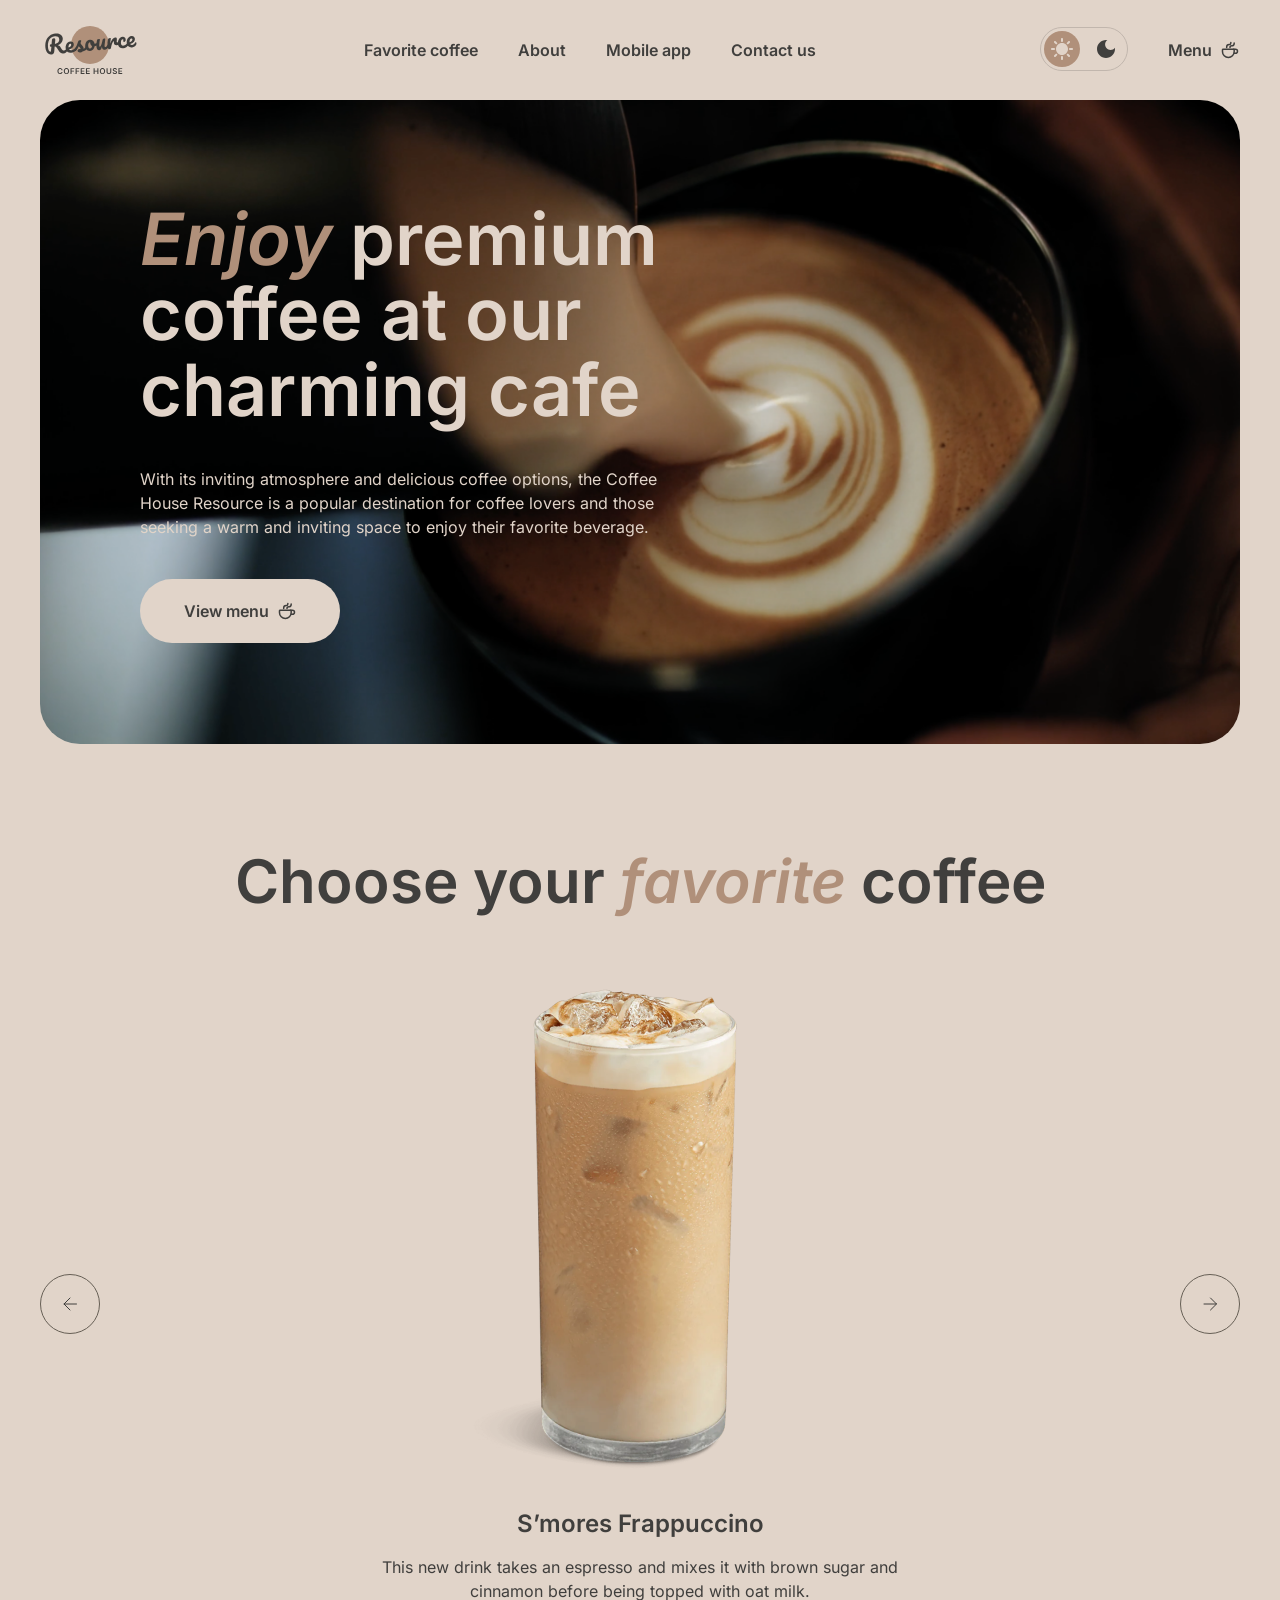
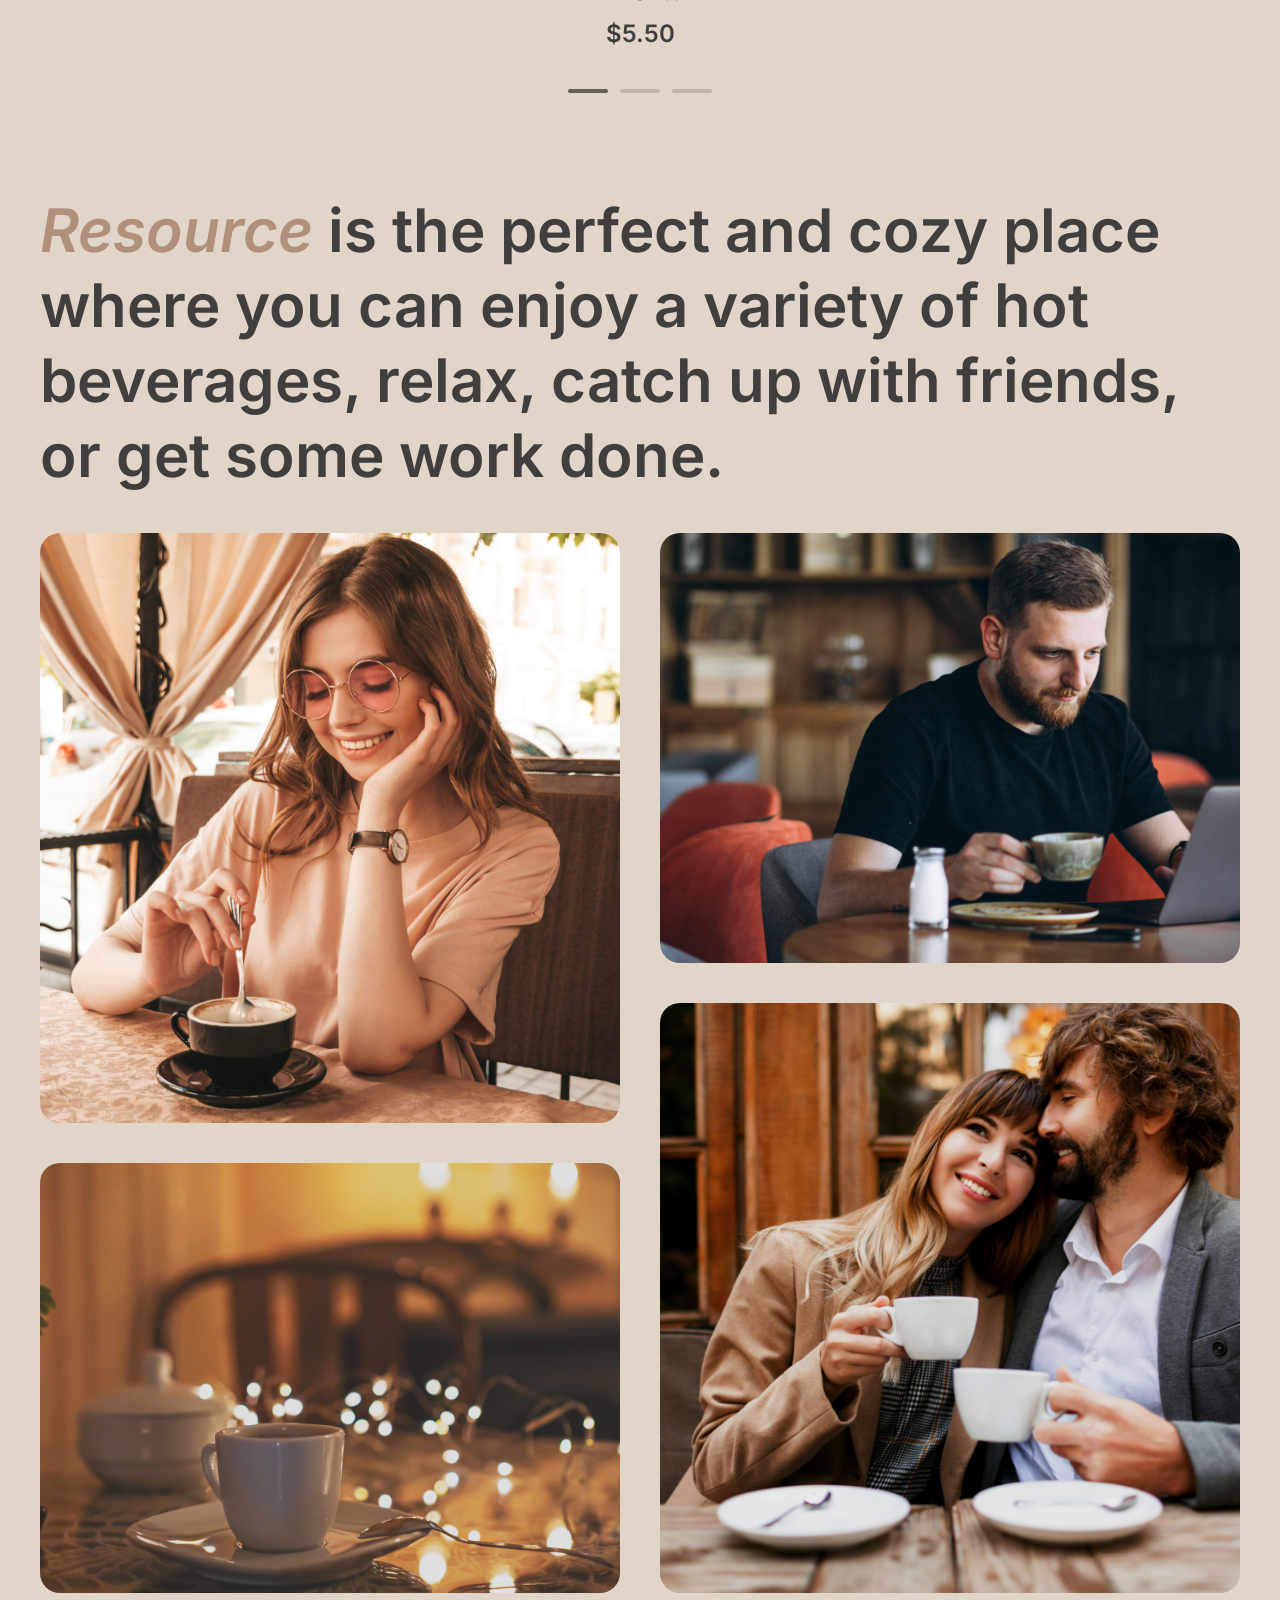
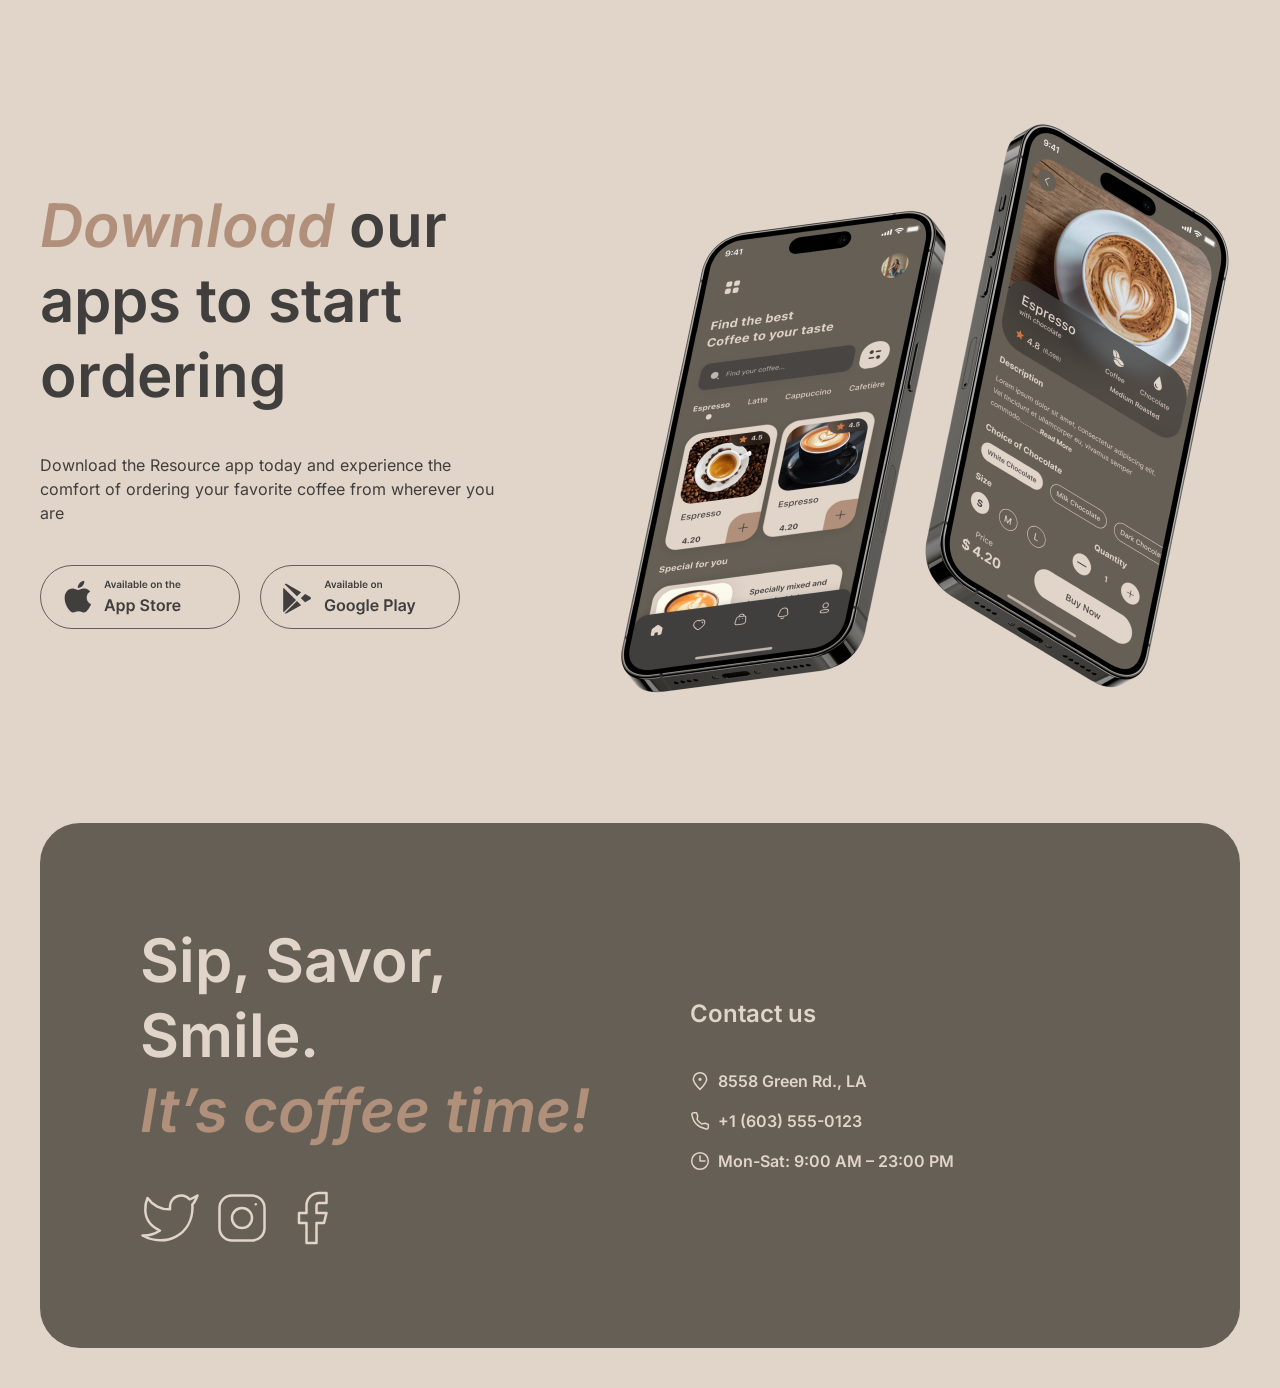
<file: index.html>
<!doctype html>
<html lang="en" data-theme="light">
  <head>
    <meta charset="UTF-8">
    <meta name="viewport" content="width=device-width, initial-scale=1.0">
    <meta name="description" content="Resource coffee house — premium coffee and desserts.">
    <link rel="icon" href="assets/icons/logo-light.svg" type="image/svg+xml">
    <link rel="stylesheet" href="style.css">
    <title>Resource — Coffee House</title>
  </head>
  <body>
    <header class="header">
      <a class="logo" href="index.html" aria-label="Resource Coffee House home">
        <img src="assets/icons/logo-light.svg" alt="Resource Coffee House">
      </a>

      <nav id="main-navigation" class="navigation" aria-label="Main navigation">
        <ul class="navigation-list">
          <li><a href="#favorite">Favorite coffee</a></li>
          <li><a href="#about">About</a></li>
          <li><a href="#mobile-app">Mobile app</a></li>
          <li><a href="#contacts">Contact us</a></li>
          <li class="navigation-menu-item"><a href="menu.html">Menu</a></li>
        </ul>
      </nav>

      <div class="header-actions">
        <button class="theme-button" type="button" data-theme-toggle aria-label="Switch to dark theme" aria-pressed="false">
          <img src="assets/icons/theme-switch.svg" alt="">
        </button>

        <a class="menu-link" href="menu.html">
          <span>Menu</span>
          <img src="assets/icons/menu-cup.svg" alt="">
        </a>

        <button
          class="burger-button"
          type="button"
          aria-label="Open navigation menu"
          aria-expanded="false"
          aria-controls="main-navigation"
        >
          <span></span>
          <span></span>
        </button>
      </div>
    </header>

    <main>
      <section class="hero" aria-labelledby="hero-title">
        <div class="hero-content">
          <h1 id="hero-title"><em>Enjoy</em> premium coffee at our charming cafe</h1>
          <p>With its inviting atmosphere and delicious coffee options, the Coffee House Resource is a popular destination for coffee lovers and those seeking a warm and inviting space to enjoy their favorite beverage.</p>
          <a class="hero-button" href="menu.html">
            <span>View menu</span>
            <img src="assets/icons/menu-cup.svg" alt="">
          </a>
        </div>
      </section>

      <section class="favorite" id="favorite" aria-labelledby="favorite-title">
        <h2 id="favorite-title">Choose your <em>favorite</em> coffee</h2>

        <div class="slider">
          <button class="slider-button slider-button-previous" type="button" aria-label="Previous coffee">
            <img src="assets/icons/arrow-left-dark.svg" alt="">
          </button>

          <div class="slider-track">
            <div class="slider-slides">
              <article class="slide">
                <img src="assets/images/coffee-slider-1.png" alt="S’mores Frappuccino">
                <h3>S’mores Frappuccino</h3>
                <p>This new drink takes an espresso and mixes it with brown sugar and cinnamon before being topped with oat milk.</p>
                <p class="price">$5.50</p>
              </article>

              <article class="slide">
                <img src="assets/images/coffee-slider-2.png" alt="Caramel Macchiato">
                <h3>Caramel Macchiato</h3>
                <p>Fragrant and unique classic espresso with rich caramel-peanut syrup, with cream under whipped thick foam.</p>
                <p class="price">$5.50</p>
              </article>

              <article class="slide">
                <img src="assets/images/coffee-slider-3.png" alt="Ice coffee">
                <h3>Ice coffee</h3>
                <p>A popular summer drink that tones and invigorates. Prepared from coffee, milk and ice.</p>
                <p class="price">$4.50</p>
              </article>
            </div>
          </div>

          <button class="slider-button slider-button-next" type="button" aria-label="Next coffee">
            <img src="assets/icons/right-arrow.svg" alt="">
          </button>
        </div>

        <div class="slider-indicators" role="group" aria-label="Coffee slider position">
          <span class="slider-indicator slider-indicator-active"></span>
          <span class="slider-indicator"></span>
          <span class="slider-indicator"></span>
        </div>
      </section>

      <section class="about" id="about" aria-labelledby="about-title">
        <h2 id="about-title"><em>Resource</em> is the perfect and cozy place where you can enjoy a variety of hot beverages, relax, catch up with friends, or get some work done.</h2>

        <div class="about-gallery">
          <img src="assets/images/about-1.png" alt="A woman enjoying coffee in the coffee house">
          <img src="assets/images/about-2.png" alt="A cup of coffee">
          <img src="assets/images/about-3.png" alt="A person making coffee">
          <img src="assets/images/about-4.png" alt="Two people sitting at a coffee shop table">
        </div>
      </section>

      <section class="mobile-app" id="mobile-app" aria-labelledby="mobile-app-title">
        <div class="mobile-app-content">
          <h2 id="mobile-app-title"><em>Download</em> our apps to start ordering</h2>
          <p>Download the Resource app today and experience the comfort of ordering your favorite coffee from wherever you are</p>

          <div class="app-links">
            <a href="https://www.apple.com/app-store/" target="_blank" rel="noreferrer" aria-label="Download Resource from the App Store">
              <img src="assets/icons/app-store.svg" alt="Available on the App Store">
            </a>
            <a href="https://play.google.com/store" target="_blank" rel="noreferrer" aria-label="Download Resource from Google Play">
              <img src="assets/icons/google-play.svg" alt="Available on Google Play">
            </a>
          </div>
        </div>

        <img class="mobile-screens" src="assets/images/mobile-screens.png" alt="Resource mobile application screens">
      </section>
    </main>

    <footer class="footer" id="contacts">
      <div class="footer-offer">
        <h2>Sip, Savor, Smile.<br><em>It’s coffee time!</em></h2>

        <ul class="social-links" aria-label="Social networks">
          <li><a href="https://twitter.com/" target="_blank" rel="noreferrer" aria-label="Twitter"><img src="assets/icons/twitter.svg" alt=""></a></li>
          <li><a href="https://www.instagram.com/" target="_blank" rel="noreferrer" aria-label="Instagram"><img src="assets/icons/instagram.svg" alt=""></a></li>
          <li><a href="https://www.facebook.com/" target="_blank" rel="noreferrer" aria-label="Facebook"><img src="assets/icons/facebook.svg" alt=""></a></li>
        </ul>
      </div>

      <div class="contacts">
        <h3>Contact us</h3>
        <address>
          <a href="https://maps.google.com/?q=8558+Green+Rd+LA" target="_blank" rel="noreferrer">
            <img src="assets/icons/location.svg" alt="">
            <span>8558 Green Rd., LA</span>
          </a>
          <a href="tel:+16035550123">
            <img src="assets/icons/phone.svg" alt="">
            <span>+1 (603) 555-0123</span>
          </a>
          <p>
            <img src="assets/icons/clock.svg" alt="">
            <span>Mon-Sat: 9:00 AM – 23:00 PM</span>
          </p>
        </address>
      </div>
    </footer>

    <script src="script.js"></script>
  </body>
</html>
</file>
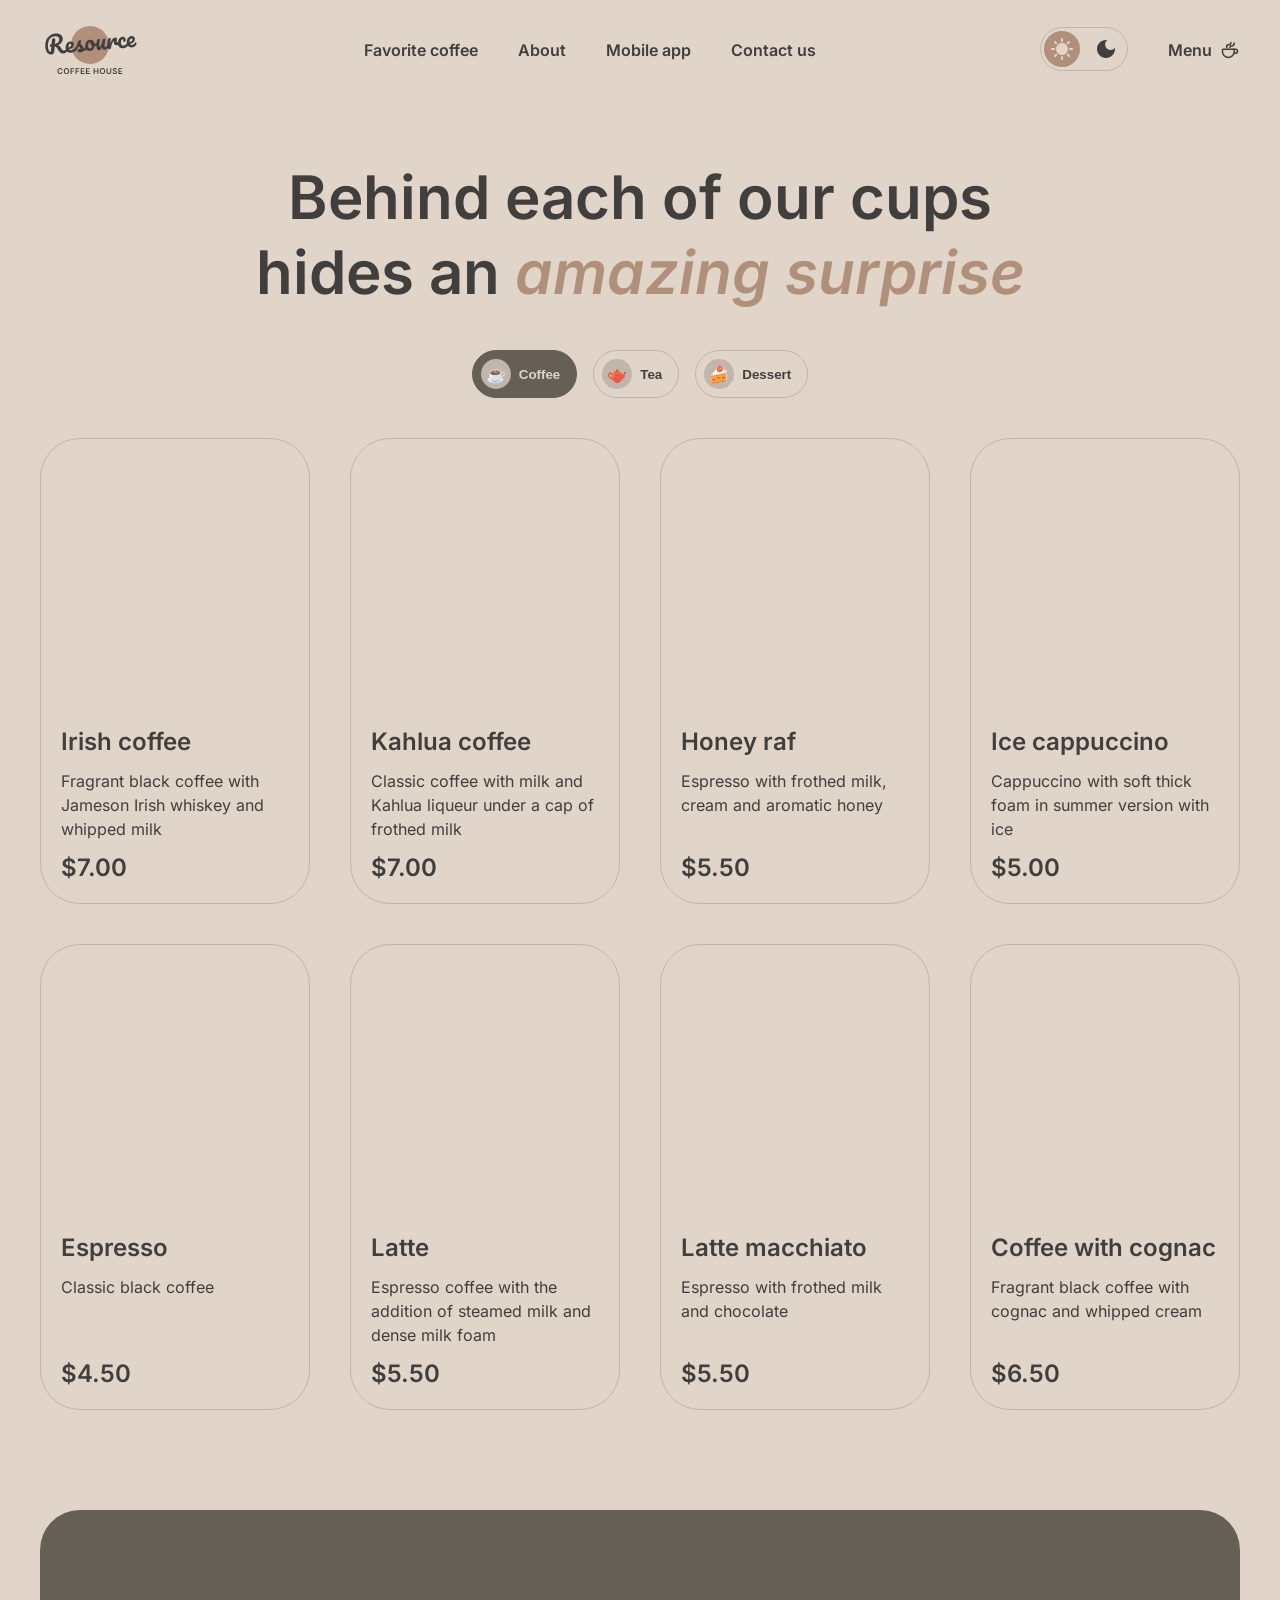
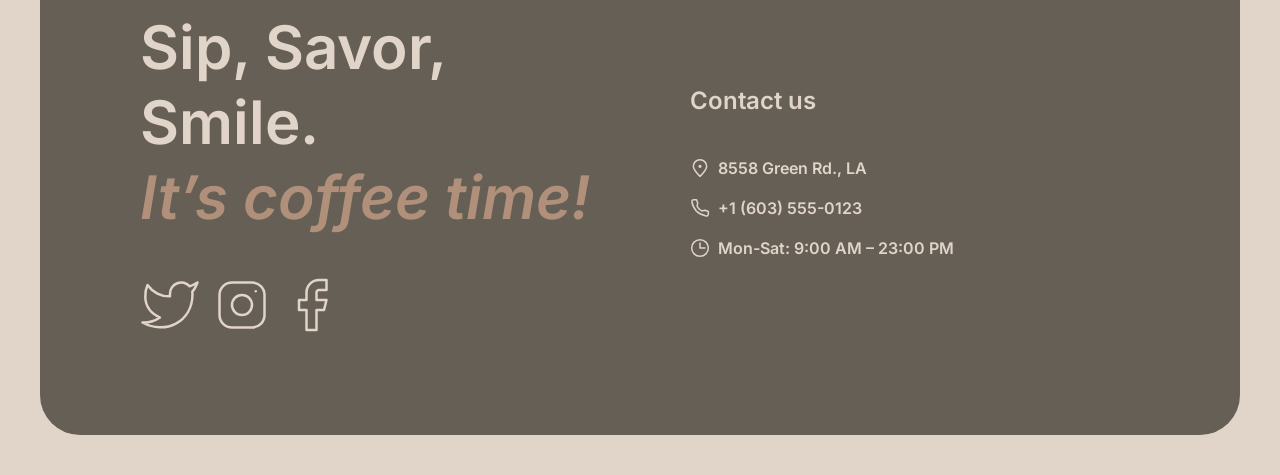
<file: menu.html>
<!doctype html>
<html lang="en" data-theme="light">
  <head>
    <meta charset="UTF-8">
    <meta name="viewport" content="width=device-width, initial-scale=1.0">
    <meta name="description" content="Resource coffee house menu.">
    <link rel="icon" href="assets/icons/logo-light.svg" type="image/svg+xml">
    <link rel="stylesheet" href="style.css">
    <link rel="stylesheet" href="catalog.css">
    <link rel="stylesheet" href="product-modal.css">
    <title>Resource — Menu</title>
  </head>
  <body>
    <header class="header">
      <a class="logo" href="index.html" aria-label="Resource Coffee House home">
        <img src="assets/icons/logo-light.svg" alt="Resource Coffee House">
      </a>
      <nav id="main-navigation" class="navigation" aria-label="Main navigation">
        <ul class="navigation-list">
          <li><a href="index.html#favorite">Favorite coffee</a></li>
          <li><a href="index.html#about">About</a></li>
          <li><a href="index.html#mobile-app">Mobile app</a></li>
          <li><a href="#contacts">Contact us</a></li>
          <li class="navigation-menu-item"><a href="menu.html" aria-current="page">Menu</a></li>
        </ul>
      </nav>
      <div class="header-actions">
        <button class="theme-button" type="button" data-theme-toggle aria-label="Switch to dark theme" aria-pressed="false">
          <img src="assets/icons/theme-switch.svg" alt="">
        </button>
        <a class="menu-link" href="menu.html" aria-current="page">
          <span>Menu</span>
          <img src="assets/icons/menu-cup.svg" alt="">
        </a>
        <button
          class="burger-button"
          type="button"
          aria-label="Open navigation menu"
          aria-expanded="false"
          aria-controls="main-navigation"
        >
          <span></span>
          <span></span>
        </button>
      </div>
    </header>

    <main class="menu-main">
      <section class="menu" aria-labelledby="menu-title">
        <h1 id="menu-title">Behind each of our cups hides an <em>amazing surprise</em></h1>

        <div class="category-tabs" role="group" aria-label="Product categories">
          <button class="category-tab category-tab-active" type="button"><span class="category-icon" aria-hidden="true">☕</span>Coffee</button>
          <button class="category-tab" type="button"><span class="category-icon" aria-hidden="true">🫖</span>Tea</button>
          <button class="category-tab" type="button"><span class="category-icon" aria-hidden="true">🍰</span>Dessert</button>
        </div>

        <div class="product-grid"></div>

        <button class="show-more" type="button" aria-label="Show more products"><img src="assets/icons/refresh.svg" alt=""></button>
      </section>
    </main>

    <footer class="footer" id="contacts">
      <div class="footer-offer"><h2>Sip, Savor, Smile.<br><em>It’s coffee time!</em></h2><ul class="social-links" aria-label="Social networks"><li><a href="https://twitter.com/" target="_blank" rel="noreferrer" aria-label="Twitter"><img src="assets/icons/twitter.svg" alt=""></a></li><li><a href="https://www.instagram.com/" target="_blank" rel="noreferrer" aria-label="Instagram"><img src="assets/icons/instagram.svg" alt=""></a></li><li><a href="https://www.facebook.com/" target="_blank" rel="noreferrer" aria-label="Facebook"><img src="assets/icons/facebook.svg" alt=""></a></li></ul></div>
      <div class="contacts"><h3>Contact us</h3><address><a href="https://maps.google.com/?q=8558+Green+Rd+LA" target="_blank" rel="noreferrer"><img src="assets/icons/location.svg" alt=""><span>8558 Green Rd., LA</span></a><a href="tel:+16035550123"><img src="assets/icons/phone.svg" alt=""><span>+1 (603) 555-0123</span></a><p><img src="assets/icons/clock.svg" alt=""><span>Mon-Sat: 9:00 AM – 23:00 PM</span></p></address></div>
    </footer>

    <script src="script.js"></script>
    <script src="product-modal.js"></script>
    <script src="catalog.js"></script>
    <script>
      fetch("products.json")
        .then(function (response) {
          return response.json();
        })
        .then(function (products) {
          initCatalog(products);
        });
    </script>
  </body>
</html>
</file>
<file: style.css>
@font-face {
  font-family: "Inter";
  src: url("assets/fonts/inter-normal.woff2") format("woff2");
  font-style: normal;
  font-weight: 400;
  font-display: swap;
}

@font-face {
  font-family: "Inter";
  src: url("assets/fonts/inter-normal.woff2") format("woff2");
  font-style: normal;
  font-weight: 600;
  font-display: swap;
}

@font-face {
  font-family: "Inter";
  src: url("assets/fonts/inter-italic-600.woff2") format("woff2");
  font-style: italic;
  font-weight: 600;
  font-display: swap;
}

* {
  box-sizing: border-box;
}

html {
  scroll-behavior: smooth;
}

html.navigation-scroll-locked {
  overflow: hidden;
  scroll-behavior: auto;
}

:root {
  --color-text: #403f3d;
  --color-text-light: #e1d4c9;
  --color-accent: #b0907a;
  --color-background: #e1d4c9;
  --color-container: #665f55;
  --color-border-light: #c1b6ad;
  --color-border-dark: #665f55;
}

html[data-theme="dark"] {
  --color-text: #e1d4c9;
  --color-background: #292826;
}

body {
  margin: 0;
  color: var(--color-text);
  background-color: var(--color-background);
  font-family: "Inter", sans-serif;
}

h1,
h2,
h3,
p,
ul {
  margin: 0;
}

ul {
  padding: 0;
  list-style: none;
}

a {
  color: inherit;
  text-decoration: none;
}

a,
button,
.product-card {
  transition: opacity 0.3s ease, transform 0.3s ease;
}

button {
  cursor: pointer;
}

@media (hover: hover) {
  a:hover,
  button:hover {
    opacity: 0.75;
  }

  .product-card:hover {
    transform: translateY(-4px);
  }
}

a:focus-visible,
button:focus-visible {
  outline: 2px solid var(--color-accent);
  outline-offset: 4px;
}

img {
  max-width: 100%;
}

.header,
main,
.footer {
  width: min(100% - 80px, 1360px);
  margin-inline: auto;
}

.header {
  display: flex;
  align-items: center;
  justify-content: space-between;
  margin-top: 20px;
}

.logo img {
  display: block;
  width: 100px;
  height: 60px;
}

.navigation-list,
.header-actions,
.menu-link {
  display: flex;
  align-items: center;
}

.navigation-list {
  gap: 40px;
}

.navigation-menu-item {
  display: none;
}

.navigation a,
.menu-link {
  font-size: 16px;
  font-weight: 600;
  line-height: 150%;
}

.header-actions {
  gap: 40px;
}

.theme-button {
  padding: 0;
  background: transparent;
  border: 0;
}

.theme-button img {
  width: 88px;
  height: 44px;
}

.menu-link {
  gap: 8px;
}

.menu-link img {
  width: 20px;
  height: 20px;
}

.burger-button {
  display: none;
}

main {
  margin-top: 20px;
}

.hero {
  min-height: 644px;
  background-color: var(--color-container);
  background-image: url("assets/images/img-hero.png");
  background-position: center;
  background-size: cover;
  border-radius: 40px;
}

main {
  display: flex;
  flex-direction: column;
  gap: 100px;
}

.hero {
  display: flex;
  align-items: center;
  padding: 100px;
  color: var(--color-text-light);
}

.hero-content {
  width: 530px;
}

h1,
h2 {
  font-weight: 600;
}

h1 {
  font-size: 72px;
  line-height: 105%;
}

h2 {
  font-size: 60px;
  line-height: 125%;
}

h3 {
  font-size: 24px;
  line-height: 125%;
}

em {
  color: var(--color-accent);
  font-weight: 600;
}

.hero-content > p {
  margin-top: 40px;
  font-size: 16px;
  line-height: 150%;
}

.hero-button {
  display: flex;
  align-items: center;
  justify-content: center;
  width: 200px;
  min-height: 64px;
  margin-top: 40px;
  gap: 8px;
  color: #403f3d;
  background-color: #e1d4c9;
  border-radius: 100px;
  font-weight: 600;
}

.hero-button img {
  width: 20px;
  height: 20px;
}

.favorite > h2,
.slide {
  text-align: center;
}

.slider {
  display: flex;
  align-items: center;
  justify-content: space-between;
  margin-top: 40px;
}

.slider-track {
  width: min(100%, 530px);
  overflow: hidden;
  touch-action: pan-y;
}

.slider-track img {
  -webkit-user-drag: none;
}

.slider-slides {
  display: flex;
  width: 100%;
  transition: transform 0.3s ease;
}

.slide {
  display: flex;
  flex: 0 0 100%;
  min-width: 0;
  flex-direction: column;
  align-items: center;
}

@media (prefers-reduced-motion: reduce) {
  .slider-slides {
    transition: none;
  }
}

.slide > img {
  display: block;
  width: 530px;
}

.slide h3 {
  margin-top: 20px;
}

.slide p {
  margin-top: 16px;
  line-height: 150%;
}

.slide .price {
  font-size: 24px;
  font-weight: 600;
  line-height: 125%;
}

.slider-button {
  display: flex;
  align-items: center;
  justify-content: center;
  width: 60px;
  height: 60px;
  flex: 0 0 60px;
  padding: 0;
  background: transparent;
  border: 0;
  border-radius: 50%;
}

.slider-button-next {
  border: 1px solid var(--color-border-dark);
}

.slider-button-next img {
  width: 24px;
  height: 24px;
}

.slider-indicators {
  display: flex;
  justify-content: center;
  gap: 12px;
  margin-top: 40px;
}

.slider-indicator {
  width: 40px;
  height: 4px;
  background-color: var(--color-border-light);
  border-radius: 100px;
}

.slider-indicator-active {
  background-color: var(--color-border-dark);
}

.about h2 {
  margin-bottom: 40px;
}

.about-gallery {
  display: grid;
  grid-template-columns: repeat(2, 1fr);
  grid-template-rows: 430px 120px 430px;
  gap: 40px;
}

.about-gallery img {
  display: block;
  width: 100%;
  height: 100%;
  object-fit: cover;
  border-radius: 20px;
}

.about-gallery img:nth-child(1) {
  grid-column: 1;
  grid-row: 1 / span 2;
}

.about-gallery img:nth-child(2) {
  grid-column: 1;
  grid-row: 3;
}

.about-gallery img:nth-child(3) {
  grid-column: 2;
  grid-row: 1;
}

.about-gallery img:nth-child(4) {
  grid-column: 2;
  grid-row: 2 / span 2;
}

.mobile-app {
  display: flex;
  align-items: center;
  justify-content: space-between;
  gap: 100px;
}

.mobile-app-content,
.mobile-screens {
  width: min(100%, 630px);
}

.mobile-app-content > p {
  margin-top: 40px;
  font-size: 16px;
  line-height: 150%;
}

.app-links {
  display: flex;
  gap: 20px;
  margin-top: 40px;
}

.app-links img {
  display: block;
  width: 200px;
  height: 64px;
}

.mobile-screens {
  display: block;
}

.footer {
  display: flex;
  gap: 100px;
  margin-top: 100px;
  margin-bottom: 40px;
  padding: 100px;
  color: var(--color-text-light);
  background-color: var(--color-container);
  border-radius: 40px;
}

.footer-offer,
.contacts {
  width: 530px;
}

.social-links {
  display: flex;
  gap: 12px;
  margin-top: 40px;
}

.social-links img {
  display: block;
  width: 60px;
  height: 60px;
}

.contacts {
  align-self: center;
}

.contacts address {
  display: flex;
  flex-direction: column;
  gap: 16px;
  margin-top: 40px;
  font-style: normal;
}

.contacts a,
.contacts p {
  display: flex;
  align-items: center;
  gap: 8px;
  font-weight: 600;
  line-height: 150%;
}

.contacts img {
  width: 20px;
  height: 20px;
}

html[data-theme="dark"] .logo img {
  content: url("assets/icons/logo-dark.svg");
}

html[data-theme="dark"] .slider-button-previous,
html[data-theme="dark"] .slider-button-next {
  filter: invert(1);
}

@media (max-width: 768px) {
  .navigation {
    position: fixed;
    inset: 80px 0 0;
    z-index: 10;
    display: flex;
    align-items: center;
    justify-content: center;
    padding: 40px 20px;
    background-color: var(--color-background);
    opacity: 0;
    visibility: hidden;
    pointer-events: none;
    transition: opacity 0.3s ease, visibility 0s linear 0.3s;
  }

  .navigation.navigation-open {
    opacity: 1;
    visibility: visible;
    pointer-events: auto;
    transition-delay: 0s;
  }

  .navigation-list {
    flex-direction: column;
    gap: 40px;
  }

  .navigation-menu-item {
    display: list-item;
  }

  .menu-link {
    display: none;
  }

  .header-actions {
    gap: 20px;
  }

  .burger-button {
    position: relative;
    display: flex;
    flex-direction: column;
    align-items: center;
    justify-content: center;
    width: 44px;
    height: 44px;
    gap: 6.5px;
    padding: 0;
    background: transparent;
    border: 1px solid var(--color-border-dark);
    border-radius: 50%;
  }

  .burger-button span {
    width: 16px;
    height: 1.5px;
    background-color: var(--color-text);
    transition: transform 0.3s ease;
  }

  .burger-button-open span:first-child {
    transform: translateY(4px) rotate(45deg);
  }

  .burger-button-open span:last-child {
    transform: translateY(-4px) rotate(-45deg);
  }

  .hero {
    padding: 100px 60px;
  }

  .about-gallery {
    display: flex;
    flex-direction: column;
  }

  .about-gallery img {
    height: 590px;
  }

  .about-gallery img:nth-child(2),
  .about-gallery img:nth-child(3) {
    display: none;
  }

  .mobile-app {
    flex-direction: column;
    align-items: flex-start;
  }

  .mobile-screens {
    align-self: center;
  }

  .footer {
    flex-direction: column;
    padding: 100px 60px;
  }

  .footer-offer,
  .contacts {
    width: 100%;
  }

  .contacts {
    align-self: auto;
  }
}

@media (max-width: 767px) {
  .header,
  main,
  .footer {
    width: calc(100% - 32px);
  }
}

.menu-main {
  margin-top: 80px;
}

.menu > h1 {
  max-width: 800px;
  margin-inline: auto;
  font-size: 60px;
  line-height: 125%;
  text-align: center;
}

.category-tabs {
  display: flex;
  justify-content: center;
  gap: 16px;
  margin-top: 40px;
}

.category-tab {
  display: flex;
  align-items: center;
  min-height: 46px;
  padding: 8px 16px 8px 8px;
  gap: 8px;
  color: var(--color-text);
  background: transparent;
  border: 1px solid var(--color-border-light);
  border-radius: 100px;
  font-weight: 600;
}

.category-icon {
  display: flex;
  align-items: center;
  justify-content: center;
  width: 30px;
  height: 30px;
  background-color: var(--color-border-light);
  border-radius: 50%;
  font-size: 16px;
}

.category-tab-active {
  color: var(--color-text-light);
  background-color: var(--color-container);
  border-color: var(--color-container);
}

.product-grid {
  display: grid;
  grid-template-columns: repeat(4, 1fr);
  gap: 40px;
  margin-top: 40px;
}

.product-card {
  overflow: hidden;
  border: 1px solid var(--color-border-light);
  border-radius: 40px;
}

.product-card > img {
  display: block;
  width: 100%;
  aspect-ratio: 1;
  object-fit: cover;
  border-radius: 40px;
}

.product-content {
  display: flex;
  flex-direction: column;
  min-height: 196px;
  padding: 20px;
}

.product-content h2,
.product-content .price {
  font-size: 24px;
  line-height: 125%;
}

.product-content > p:not(.price) {
  margin-top: 12px;
  line-height: 150%;
}

.product-content .price {
  margin-top: auto;
  padding-top: 12px;
  font-weight: 600;
}

.show-more {
  display: none;
}

@media (max-width: 600px) {
  h1 {
    font-size: 42px;
    line-height: 115%;
  }

  h2 {
    font-size: 32px;
  }

  .hero {
    min-height: 552px;
    padding: 60px 16px;
  }

  .hero-content {
    width: 100%;
  }

  .slider-button {
    display: none;
  }

  .slide > img {
    width: 348px;
  }

  .about-gallery img {
    height: 590px;
  }

  .app-links {
    flex-direction: column;
  }

  .footer {
    gap: 40px;
    padding: 60px 16px;
  }
}

@media (max-width: 768px) {
  .product-grid {
    grid-template-columns: repeat(2, 1fr);
  }

  .product-card:nth-child(n + 5) {
    display: none;
  }

  .show-more {
    display: flex;
    align-items: center;
    justify-content: center;
    width: 60px;
    height: 60px;
    margin: 40px auto 0;
    padding: 0;
    background: transparent;
    border: 1px solid var(--color-border-dark);
    border-radius: 50%;
  }

  .show-more img {
    width: 24px;
    height: 24px;
  }
}

@media (max-width: 600px) {
  .menu-main {
    margin-top: 40px;
  }

  .menu > h1 {
    font-size: 32px;
  }

  .category-tabs {
    gap: 8px;
  }

  .category-tab {
    padding-right: 8px;
  }

  .product-grid {
    grid-template-columns: 310px;
    justify-content: center;
  }
}
</file>
<file: catalog.css>
.product-grid .product-card.catalog-card-visible {
  display: block;
}

.product-grid .product-card.catalog-card-hidden,
.show-more.catalog-control-hidden {
  display: none;
}

.product-card[role="button"] {
  cursor: pointer;
}

.product-card[role="button"]:focus-visible {
  outline: 2px solid var(--color-accent);
  outline-offset: 4px;
}

@media (max-width: 768px) {
  .product-grid .product-card.catalog-card-visible {
    display: block;
  }

  .product-grid .product-card.catalog-card-hidden {
    display: none;
  }
}
</file>
<file: product-modal.css>
.product-modal-backdrop {
  position: fixed;
  inset: 0;
  z-index: 1000;
  display: flex;
  align-items: center;
  justify-content: center;
  overflow-y: auto;
  padding: 24px;
  background-color: rgba(102, 95, 85, 0.8);
}

.product-modal {
  display: grid;
  grid-template-columns: minmax(0, 2fr) minmax(0, 3fr);
  align-items: stretch;
  width: 900px;
  max-width: 100%;
  max-height: calc(100vh - 48px);
  overflow: auto;
  border-radius: 40px;
  background-color: var(--color-background);
  color: var(--color-text);
}

.product-modal__image {
  display: block;
  width: 100%;
  height: 100%;
  min-height: 300px;
  object-fit: cover;
}

.product-modal__content {
  position: relative;
  display: flex;
  flex-direction: column;
  gap: 12px;
  min-width: 0;
  max-width: 100%;
  overflow-wrap: anywhere;
  padding: 36px 32px 28px;
}

.product-modal__close,
.product-modal__option {
  color: var(--color-text);
  background-color: var(--color-background);
  border: 1px solid var(--color-border-light);
  font-family: inherit;
}

.product-modal__close {
  position: absolute;
  top: 20px;
  right: 20px;
  display: flex;
  align-items: center;
  justify-content: center;
  width: 44px;
  height: 44px;
  padding: 0;
  border-radius: 50%;
  font-size: 24px;
  line-height: 1;
}

.product-modal__title {
  padding-right: 52px;
  font-size: 24px;
  font-weight: 600;
  line-height: 125%;
}

.product-modal__description {
  font-size: 16px;
  line-height: 150%;
}

.product-modal__section-title {
  font-size: 16px;
  font-weight: 600;
  line-height: 150%;
}

.product-modal__options {
  display: flex;
  flex-wrap: wrap;
  gap: 8px;
}

.product-modal__option {
  min-height: 44px;
  padding: 8px 14px;
  border-radius: 100px;
  font-size: 14px;
  line-height: 1.4;
}

.product-modal__option.is-selected {
  color: var(--color-text-light);
  background-color: var(--color-container);
  border-color: var(--color-container);
}

.product-modal__price-row {
  display: flex;
  align-items: baseline;
  justify-content: space-between;
  gap: 12px;
  margin-top: auto;
  padding-top: 16px;
  border-top: 1px solid var(--color-border-light);
  color: var(--color-text);
  font-size: 16px;
  font-weight: 600;
  line-height: 150%;
}

.product-modal__price {
  color: var(--color-accent);
  font-size: 24px;
}

@media (max-width: 768px) {
  .product-modal-backdrop {
    padding: 16px;
  }

  .product-modal {
    grid-template-columns: minmax(0, 1fr);
    width: 560px;
    max-height: calc(100vh - 32px);
  }

  .product-modal__image {
    height: 260px;
    min-height: 0;
  }

  .product-modal__content {
    padding: 24px;
  }
}

@media (max-width: 600px) {
  .product-modal__image {
    height: 220px;
  }

  .product-modal__content {
    gap: 10px;
    padding: 20px 16px 18px;
  }

  .product-modal__close {
    top: 12px;
    right: 12px;
    width: 40px;
    height: 40px;
    font-size: 22px;
  }

  .product-modal__title {
    padding-right: 48px;
    font-size: 20px;
  }

  .product-modal__description {
    font-size: 14px;
  }

  .product-modal__section-title {
    font-size: 15px;
  }

  .product-modal__option {
    min-height: 40px;
    padding: 8px 12px;
    font-size: 13px;
  }

  .product-modal__price-row {
    padding-top: 12px;
    font-size: 14px;
  }

  .product-modal__price {
    font-size: 20px;
  }
}
</file>
